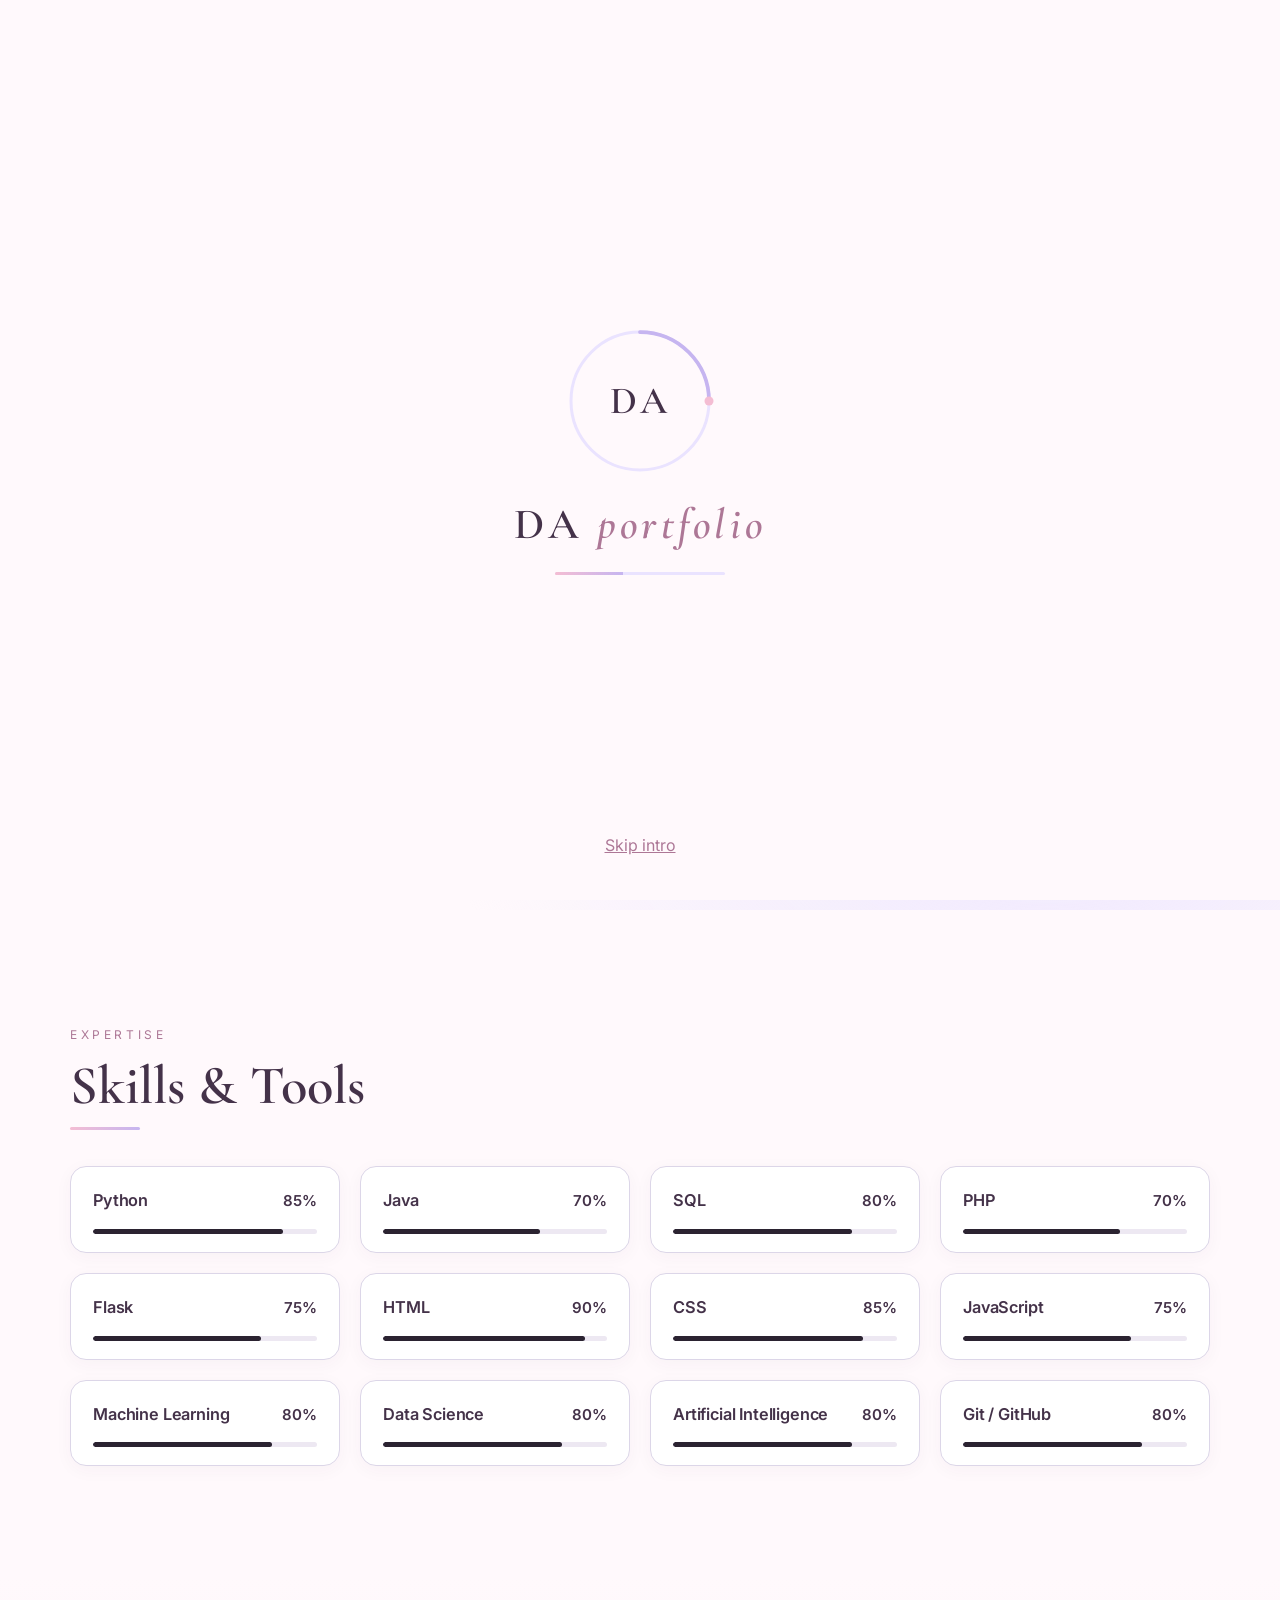
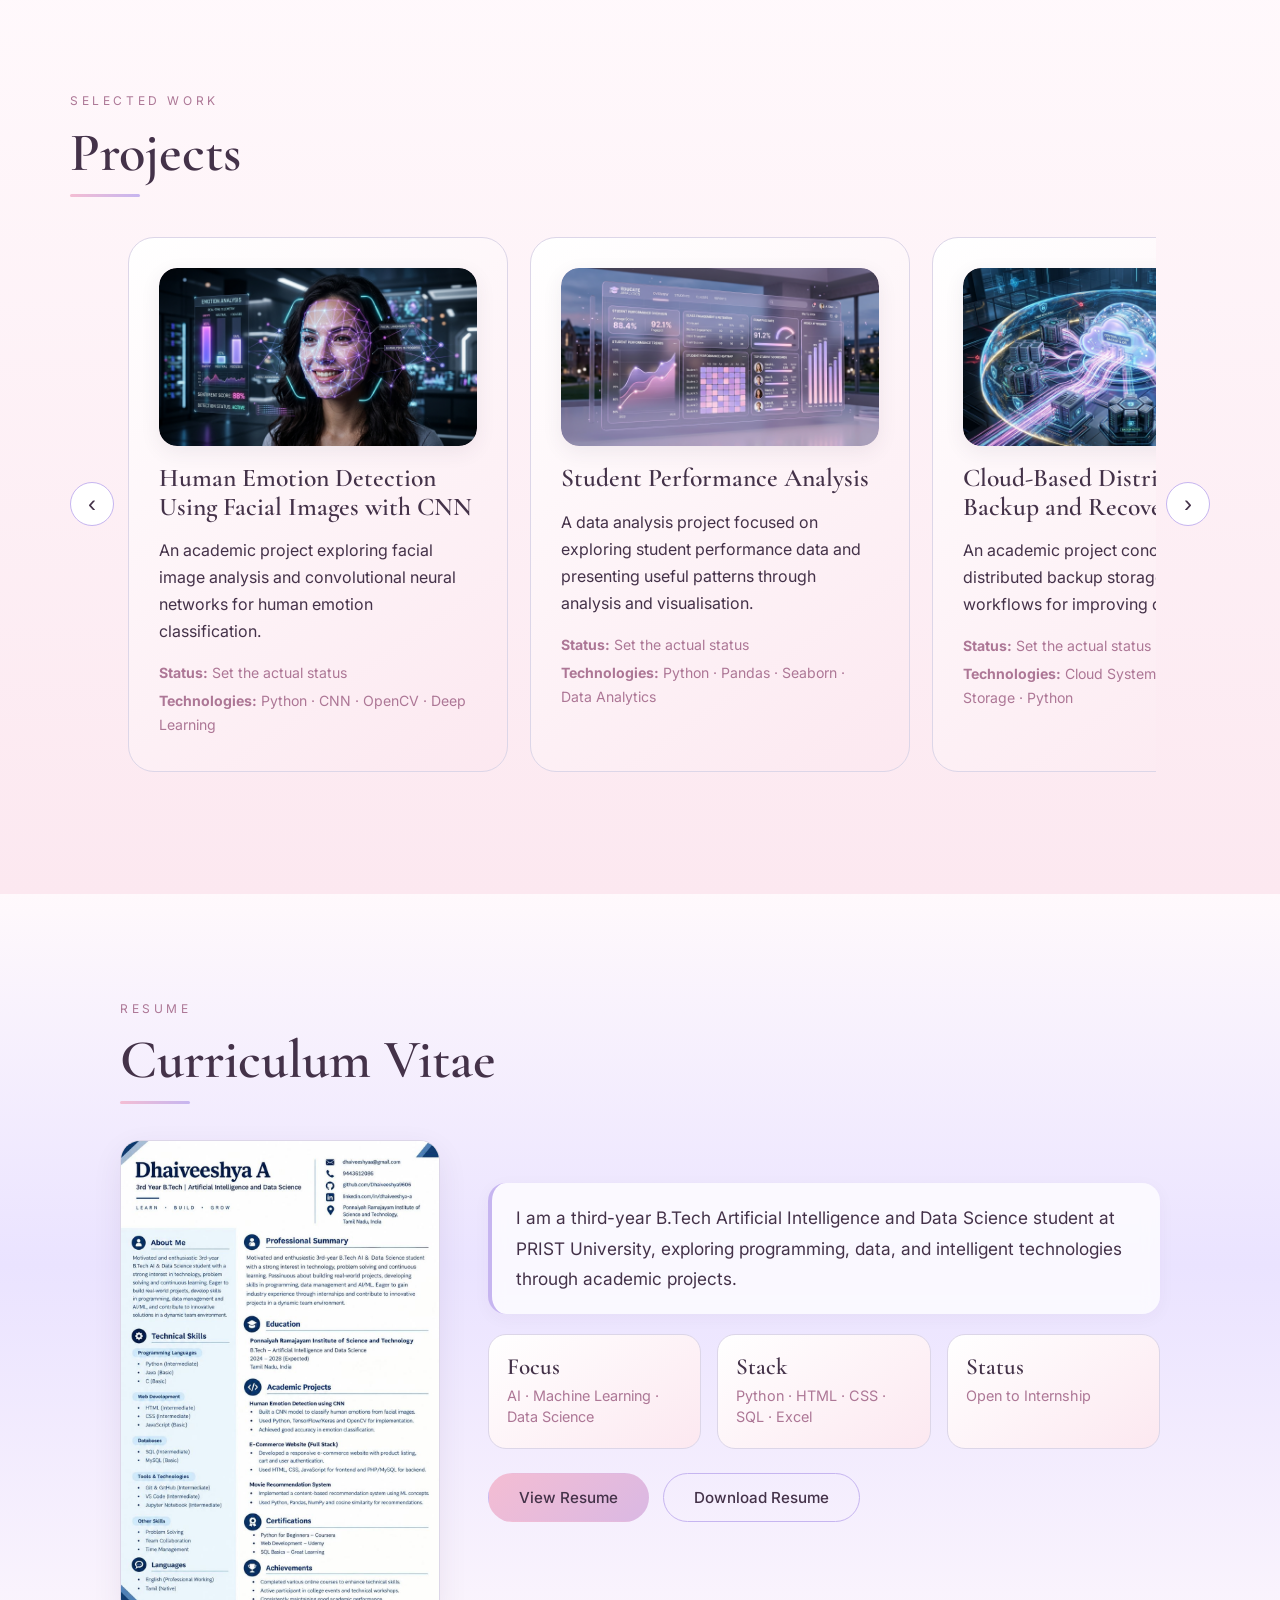
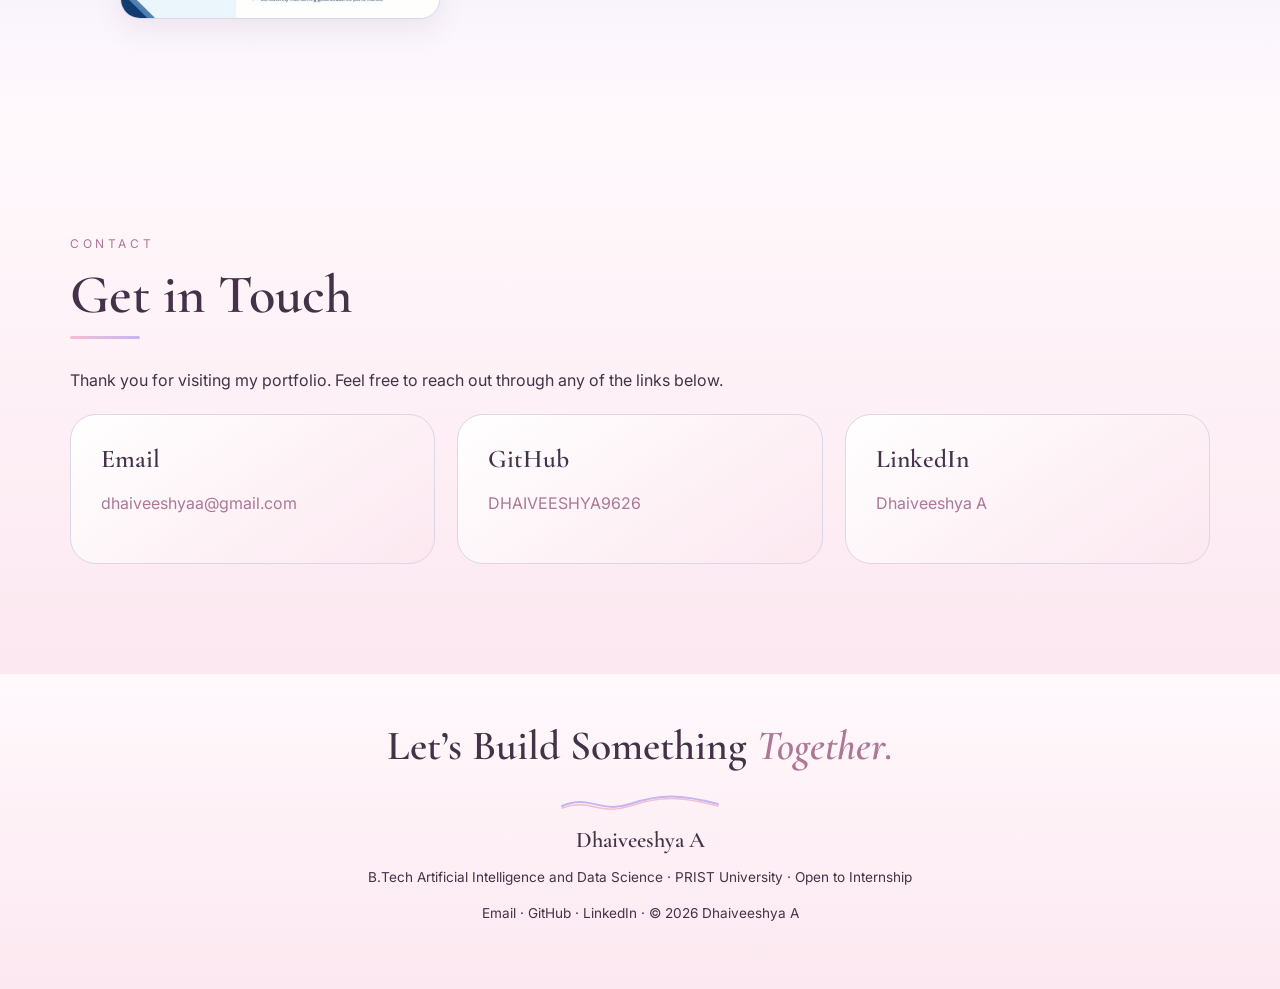
<file: dhaiveeshya/index.html>
<!DOCTYPE html>
<html lang="en">
<head>
<meta charset="utf-8">
<meta name="viewport" content="width=device-width, initial-scale=1, viewport-fit=cover">
<title>Dhaiveeshya A | B.Tech AI &amp; DS Portfolio</title>
<meta name="theme-color" content="#FFF9FC"><meta name="description" content="A dreamy personal corner of the internet: favourite moments, creativity and little joys.">
<link rel="icon" href="data:image/svg+xml,%3Csvg xmlns='http://www.w3.org/2000/svg' viewBox='0 0 100 100'%3E%3Crect width='100' height='100' rx='28' fill='%23C6B5F0'/%3E%3Ctext x='50' y='66' font-size='46' text-anchor='middle' fill='%23fff' font-family='Georgia'%3EDA%3C/text%3E%3C/svg%3E">
<link href="https://fonts.googleapis.com/css2?family=Cormorant+Garamond:wght@500;600&family=Inter:wght@400;500&display=swap" rel="stylesheet">
<link rel="stylesheet" href="style.css">
</head>
<body>
<div id="intro" role="status" aria-label="Loading"><div class="iwrap"><div class="ring"><svg viewBox="0 0 100 100" aria-hidden="true"><circle cx="50" cy="50" r="46" fill="none" stroke="#EAE3FF" stroke-width="2"/><path d="M50 4a46 46 0 0 1 46 46" fill="none" stroke="#C6B5F0" stroke-width="2.5" stroke-linecap="round"/><circle cx="96" cy="50" r="3" fill="#F4BDD3"/></svg><span id="ini">DA</span></div><div class="ibrand" aria-label="DA portfolio"><span style="animation-delay:0.30s">D</span><span style="animation-delay:0.37s">A</span><span style="animation-delay:0.44s">&nbsp;</span><span class="it" style="animation-delay:0.51s">p</span><span class="it" style="animation-delay:0.58s">o</span><span class="it" style="animation-delay:0.65s">r</span><span class="it" style="animation-delay:0.72s">t</span><span class="it" style="animation-delay:0.79s">f</span><span class="it" style="animation-delay:0.86s">o</span><span class="it" style="animation-delay:0.93s">l</span><span class="it" style="animation-delay:1.00s">i</span><span class="it" style="animation-delay:1.07s">o</span></div><div class="bar" aria-hidden="true"><i></i></div></div><button id="skip">Skip intro</button></div>
<div id="prog"></div>
<nav aria-label="Main"><a class="logo" href="#home" id="logo">D<span style="color:var(--rose)">.</span>A</a><button id="burger" aria-label="Menu" aria-expanded="false">Menu</button>
<div class="links" id="links"><a href="#home">Home</a><a href="#skills">Skills</a><a href="#projects">Projects</a><a href="#resume">Resume</a><a href="#contact">Contact</a></div></nav>
<main>
<section id="home" class="hero-section">
  <div class="wrap hero-wrap">
    <div class="hero-grid">
      <!-- LEFT SIDE: Photo & Floating Badges -->
      <div class="hero-visual">
        <div class="hero-photo-container">
          <div class="hero-glow" aria-hidden="true"></div>
          <div class="hero-frame">
            <img class="hero-img" src="images/hero.png" alt="Dhaiveeshya A coding on laptop in hoodie and glasses" width="440" height="520">
          </div>
          <!-- Floating Badges -->
          <div class="hero-badge badge-top-right">
            <span class="badge-dot" aria-hidden="true"></span>
            <span>Open to Internship</span>
          </div>
          <div class="hero-badge badge-top-left">
            <span class="badge-icon" aria-hidden="true">🐍</span>
            <span>Python</span>
          </div>
          <div class="hero-badge badge-bottom-right">
            <span class="badge-icon" aria-hidden="true">📊</span>
            <span>Data Science</span>
          </div>
        </div>
      </div>

      <!-- RIGHT SIDE: Greeting, Name, Typing Subtitle, Bio, CTAs, Socials -->
      <div class="hero-content">
        <div class="hero-greeting">
          <span class="eyebrow">Hello &amp; Welcome</span>
        </div>
        <h1 class="hero-name"><span id="name" contenteditable="true" spellcheck="false" aria-label="Edit name">Dhaiveeshya A</span></h1>
        <div class="sub hero-sub" id="typed" aria-label="B.Tech AI &amp; DS Student"></div>

        <div class="hero-bio">
          <p>Hi, I’m Dhaiveeshya A, a passionate third-year B.Tech student specializing in Artificial Intelligence and Data Science at PRIST University. I am enthusiastic about technology, programming, and exploring innovative solutions to real-world problems.</p>
          <p>I have a strong interest in artificial intelligence, machine learning, data analytics, and web development. I enjoy learning new technologies, improving my programming skills, and applying my knowledge through practical projects and academic activities.</p>
          <p>I believe in continuous learning, creativity, and problem-solving. Through my academic journey, I aim to develop my technical expertise, enhance my communication and teamwork skills, and gain hands-on experience in the field of technology.</p>
          <p>My goal is to become a skilled AI and Data Science professional who can contribute to innovative projects and develop intelligent solutions that make a positive impact on society. I am always eager to explore new opportunities, collaborate with others, and grow both personally and professionally.</p>
        </div>

        <div class="ctas hero-ctas">
          <a class="btn p" href="#projects">View Projects</a>
          <button class="btn" id="hero-rview" type="button">View Resume</button>
          <a class="btn" href="#contact">Contact Me</a>
        </div>

        <div class="hero-socials" aria-label="Social profiles">
          <a class="social-link" href="https://github.com/DHAIVEESHYA9626" target="_blank" rel="noopener noreferrer" aria-label="GitHub Profile">
            <svg viewBox="0 0 24 24" width="18" height="18" fill="currentColor" aria-hidden="true"><path d="M12 0C5.37 0 0 5.37 0 12c0 5.31 3.435 9.795 8.205 11.385.6.105.825-.255.825-.57 0-.285-.015-1.23-.015-2.235-3.015.555-3.795-.735-4.035-1.41-.135-.345-.72-1.41-1.23-1.695-.42-.225-1.02-.78-.015-.795.945-.015 1.62.87 1.845 1.23 1.08 1.815 2.805 1.305 3.495.99.105-.78.42-1.305.765-1.605-2.67-.3-5.46-1.335-5.46-5.925 0-1.305.465-2.385 1.23-3.225-.12-.3-.54-1.53.12-3.18 0 0 1.005-.315 3.3 1.23.96-.27 1.98-.405 3-.405s2.04.135 3 .405c2.295-1.56 3.3-1.23 3.3-1.23.66 1.65.24 2.88.12 3.18.765.84 1.23 1.905 1.23 3.225 0 4.605-2.805 5.625-5.475 5.925.435.375.81 1.095.81 2.22 0 1.605-.015 2.895-.015 3.3 0 .315.225.69.825.57A12.02 12.02 0 0024 12c0-6.63-5.37-12-12-12z"/></svg>
            <span>GitHub</span>
          </a>
          <a class="social-link" href="https://www.linkedin.com/in/dhaiveeshya-a" target="_blank" rel="noopener noreferrer" aria-label="LinkedIn Profile">
            <svg viewBox="0 0 24 24" width="18" height="18" fill="currentColor" aria-hidden="true"><path d="M19 0h-14c-2.761 0-5 2.239-5 5v14c0 2.761 2.239 5 5 5h14c2.762 0 5-2.239 5-5v-14c0-2.761-2.238-5-5-5zm-11 19h-3v-11h3v11zm-1.5-12.268c-.966 0-1.75-.79-1.75-1.764s.784-1.764 1.75-1.764 1.75.79 1.75 1.764-.783 1.764-1.75 1.764zm13.5 12.268h-3v-5.604c0-3.368-4-3.113-4 0v5.604h-3v-11h3v1.765c1.396-2.586 7-2.777 7 2.476v6.759z"/></svg>
            <span>LinkedIn</span>
          </a>
          <a class="social-link" href="mailto:dhaiveeshyaa@gmail.com" aria-label="Email Dhaiveeshya A">
            <svg viewBox="0 0 24 24" width="18" height="18" fill="currentColor" aria-hidden="true"><path d="M20 4H4c-1.1 0-2 .9-2 2v12c0 1.1.9 2 2 2h16c1.1 0 2-.9 2-2V6c0-1.1-.9-2-2-2zm0 4l-8 5-8-5V6l8 5 8-5v2z"/></svg>
            <span>Email</span>
          </a>
        </div>
      </div>
    </div>
  </div>
</section>
<section id="skills">
  <div class="wrap">
    <div class="rv">
      <span class="eyebrow">Expertise</span>
      <h2>Skills &amp; Tools</h2>
    </div>
    <div class="skills-grid rv">
      <!-- 1. Python -->
      <div class="skill-card">
        <div class="skill-header">
          <span class="skill-name" contenteditable="true">Python</span>
          <span class="skill-pct" contenteditable="true">85%</span>
        </div>
        <div class="skill-bar">
          <div class="skill-fill" style="--val: 85%;"></div>
        </div>
      </div>

      <!-- 2. Java -->
      <div class="skill-card">
        <div class="skill-header">
          <span class="skill-name" contenteditable="true">Java</span>
          <span class="skill-pct" contenteditable="true">70%</span>
        </div>
        <div class="skill-bar">
          <div class="skill-fill" style="--val: 70%;"></div>
        </div>
      </div>

      <!-- 3. SQL -->
      <div class="skill-card">
        <div class="skill-header">
          <span class="skill-name" contenteditable="true">SQL</span>
          <span class="skill-pct" contenteditable="true">80%</span>
        </div>
        <div class="skill-bar">
          <div class="skill-fill" style="--val: 80%;"></div>
        </div>
      </div>

      <!-- 4. PHP -->
      <div class="skill-card">
        <div class="skill-header">
          <span class="skill-name" contenteditable="true">PHP</span>
          <span class="skill-pct" contenteditable="true">70%</span>
        </div>
        <div class="skill-bar">
          <div class="skill-fill" style="--val: 70%;"></div>
        </div>
      </div>

      <!-- 5. Flask -->
      <div class="skill-card">
        <div class="skill-header">
          <span class="skill-name" contenteditable="true">Flask</span>
          <span class="skill-pct" contenteditable="true">75%</span>
        </div>
        <div class="skill-bar">
          <div class="skill-fill" style="--val: 75%;"></div>
        </div>
      </div>

      <!-- 6. HTML -->
      <div class="skill-card">
        <div class="skill-header">
          <span class="skill-name" contenteditable="true">HTML</span>
          <span class="skill-pct" contenteditable="true">90%</span>
        </div>
        <div class="skill-bar">
          <div class="skill-fill" style="--val: 90%;"></div>
        </div>
      </div>

      <!-- 7. CSS -->
      <div class="skill-card">
        <div class="skill-header">
          <span class="skill-name" contenteditable="true">CSS</span>
          <span class="skill-pct" contenteditable="true">85%</span>
        </div>
        <div class="skill-bar">
          <div class="skill-fill" style="--val: 85%;"></div>
        </div>
      </div>

      <!-- 8. JavaScript -->
      <div class="skill-card">
        <div class="skill-header">
          <span class="skill-name" contenteditable="true">JavaScript</span>
          <span class="skill-pct" contenteditable="true">75%</span>
        </div>
        <div class="skill-bar">
          <div class="skill-fill" style="--val: 75%;"></div>
        </div>
      </div>

      <!-- 9. Machine Learning -->
      <div class="skill-card">
        <div class="skill-header">
          <span class="skill-name" contenteditable="true">Machine Learning</span>
          <span class="skill-pct" contenteditable="true">80%</span>
        </div>
        <div class="skill-bar">
          <div class="skill-fill" style="--val: 80%;"></div>
        </div>
      </div>

      <!-- 10. Data Science -->
      <div class="skill-card">
        <div class="skill-header">
          <span class="skill-name" contenteditable="true">Data Science</span>
          <span class="skill-pct" contenteditable="true">80%</span>
        </div>
        <div class="skill-bar">
          <div class="skill-fill" style="--val: 80%;"></div>
        </div>
      </div>

      <!-- 11. Artificial Intelligence -->
      <div class="skill-card">
        <div class="skill-header">
          <span class="skill-name" contenteditable="true">Artificial Intelligence</span>
          <span class="skill-pct" contenteditable="true">80%</span>
        </div>
        <div class="skill-bar">
          <div class="skill-fill" style="--val: 80%;"></div>
        </div>
      </div>

      <!-- 12. Git / GitHub -->
      <div class="skill-card">
        <div class="skill-header">
          <span class="skill-name" contenteditable="true">Git / GitHub</span>
          <span class="skill-pct" contenteditable="true">80%</span>
        </div>
        <div class="skill-bar">
          <div class="skill-fill" style="--val: 80%;"></div>
        </div>
      </div>
    </div>
  </div>
</section>

<section id="projects" style="background:linear-gradient(var(--cream),var(--blush))">
  <div class="wrap">
    <div class="rv">
      <span class="eyebrow">Selected work</span>
      <h2>Projects</h2>
    </div>
    <div class="slwrap rv">
      <button class="sbtn" id="prev" aria-label="Previous project">‹</button>
      <div class="slider" id="slider">
        <article class="card">
          <div class="project-thumb-frame">
            <img class="thumb project-thumb" src="images/project-emotion.jpg" alt="Human Emotion Detection Using Facial Images with CNN" loading="lazy">
          </div>
          <h3 contenteditable="true">Human Emotion Detection Using Facial Images with CNN</h3>
          <p contenteditable="true">An academic project exploring facial image analysis and convolutional neural networks for human emotion classification.</p>
          <p class="meta"><b>Status:</b> <span contenteditable="true">Set the actual status</span></p>
          <p class="meta"><b>Technologies:</b> <span contenteditable="true">Python · CNN · OpenCV · Deep Learning</span></p>
        </article>

        <article class="card">
          <div class="project-thumb-frame">
            <img class="thumb project-thumb" src="images/project-student.jpg" alt="Student Performance Analysis" loading="lazy">
          </div>
          <h3 contenteditable="true">Student Performance Analysis</h3>
          <p contenteditable="true">A data analysis project focused on exploring student performance data and presenting useful patterns through analysis and visualisation.</p>
          <p class="meta"><b>Status:</b> <span contenteditable="true">Set the actual status</span></p>
          <p class="meta"><b>Technologies:</b> <span contenteditable="true">Python · Pandas · Seaborn · Data Analytics</span></p>
        </article>

        <article class="card">
          <div class="project-thumb-frame">
            <img class="thumb project-thumb" src="images/project-cloud.jpg" alt="Cloud-Based Distributed Backup and Recovery System" loading="lazy">
          </div>
          <h3 contenteditable="true">Cloud-Based Distributed Backup and Recovery System</h3>
          <p contenteditable="true">An academic project concept focused on distributed backup storage and recovery workflows for improving data availability.</p>
          <p class="meta"><b>Status:</b> <span contenteditable="true">Set the actual status</span></p>
          <p class="meta"><b>Technologies:</b> <span contenteditable="true">Cloud Systems · Distributed Storage · Python</span></p>
        </article>
      </div>
      <button class="sbtn" id="next" aria-label="Next project">›</button>
    </div>
    <div id="demo" class="card demo" hidden>
      <h3>Live Demo · Emotion Detection</h3>
      <p>Choose or take a photo of a face and an AI model describes the most likely emotion in real time. This demonstrates the idea behind the project; it is not the trained CNN itself.</p>
      <label class="btn" id="dpick" tabindex="0">Choose or take photo<input id="dfile" type="file" accept="image/*" hidden></label>
      <img id="dprev" alt="Selected photo preview" hidden>
      <button class="btn p" id="dgo" type="button" disabled>Analyse emotion</button>
      <p id="dout" role="status" aria-live="polite"></p>
    </div>
  </div>
</section>
<section id="resume" class="resume-section">
  <div class="wrap rv resume-wrap">
    <span class="eyebrow">Resume</span>
    <h2>Curriculum Vitae</h2>
    <div class="resume-layout">
      <!-- LEFT: Resume Document Preview -->
      <div class="resume-preview-col">
        <button class="rimg" id="rbtn" aria-label="View resume full size">
          <img src="assets/resume.jpg" alt="One-page resume of Dhaiveeshya A" loading="lazy">
          <span class="rimg-overlay" aria-hidden="true">
            <svg viewBox="0 0 24 24" width="22" height="22" fill="none" stroke="currentColor" stroke-width="2"><circle cx="11" cy="11" r="8"></circle><line x1="21" y1="21" x2="16.65" y2="16.65"></line><line x1="11" y1="8" x2="11" y2="14"></line><line x1="8" y1="11" x2="14" y2="11"></line></svg>
            <span>Click to Preview</span>
          </span>
        </button>
      </div>

      <!-- RIGHT: Story Quote / Paragraph, Focus/Stack/Status Cards, Actions -->
      <div class="resume-content-col">
        <p class="resume-quote" contenteditable="true">
          I am a third-year B.Tech Artificial Intelligence and Data Science student at PRIST University, exploring programming, data, and intelligent technologies through academic projects.
        </p>

        <div class="resume-cards-grid">
          <div class="card resume-card">
            <h3>Focus</h3>
            <p contenteditable="true">AI · Machine Learning · Data Science</p>
          </div>
          <div class="card resume-card">
            <h3>Stack</h3>
            <p contenteditable="true">Python · HTML · CSS · SQL · Excel</p>
          </div>
          <div class="card resume-card">
            <h3>Status</h3>
            <p contenteditable="true">Open to Internship</p>
          </div>
        </div>

        <div class="resume-actions">
          <button class="btn p" id="rview" type="button">View Resume</button>
          <button class="btn" id="rdl" type="button">Download Resume</button>
        </div>
        <p id="rmsg" role="status" style="font-size:.85rem;color:var(--rose);min-height:1.2em;margin-top:4px;"></p>
      </div>
    </div>
  </div>
</section>
<section id="contact" style="background:linear-gradient(var(--cream),var(--blush))"><div class="wrap rv"><span class="eyebrow">Contact</span><h2>Get in Touch</h2>
<p>Thank you for visiting my portfolio. Feel free to reach out through any of the links below.</p>
<div class="grid" style="margin-top:20px"><div class="card"><h3>Email</h3><p><a href="mailto:dhaiveeshyaa@gmail.com" style="color:var(--rose)">dhaiveeshyaa@gmail.com</a></p></div><div class="card"><h3>GitHub</h3><p><a href="https://github.com/DHAIVEESHYA9626" target="_blank" rel="noopener" style="color:var(--rose)">DHAIVEESHYA9626</a></p></div><div class="card"><h3>LinkedIn</h3><p><a href="https://www.linkedin.com/in/dhaiveeshya-a" target="_blank" rel="noopener" style="color:var(--rose)">Dhaiveeshya A</a></p></div></div></div></section>
</main>
<footer><p class="serif" style="font-size:clamp(1.6rem,4vw,2.6rem);margin:0 0 24px">Let’s Build Something <em>Together.</em></p><svg viewBox="0 0 160 20" aria-hidden="true"><path d="M2 12C30 0 40 20 70 10S120 0 158 10" fill="none" stroke="#C6B5F0" stroke-width="2" stroke-linecap="round"/><path d="M2 14C30 4 40 22 70 12S120 2 158 12" fill="none" stroke="#F4BDD3" stroke-width="1.5" stroke-linecap="round"/></svg>
<p class="serif" style="font-size:1.4rem">Dhaiveeshya A</p><p>B.Tech Artificial Intelligence and Data Science · PRIST University · Open to Internship</p><p><a href="mailto:dhaiveeshyaa@gmail.com">Email</a> · <a href="https://github.com/DHAIVEESHYA9626" target="_blank" rel="noopener">GitHub</a> · <a href="https://www.linkedin.com/in/dhaiveeshya-a" target="_blank" rel="noopener">LinkedIn</a> · © <span id="yr"></span> <span id="fname">Dhaiveeshya A</span></p></footer>
<div id="rm" role="dialog" aria-modal="true" aria-label="Resume"><button id="rx" aria-label="Close resume">✕</button><img alt="Resume of Dhaiveeshya A"></div>
<canvas id="rib" aria-hidden="true"></canvas>

<script src="script.js"></script>
</body>
</html>
</file>
<file: dhaiveeshya/style.css>
:root{--pink:#F4BDD3;--blush:#FCE8F0;--lav:#C6B5F0;--lav2:#EAE3FF;--cream:#FFF9FC;--plum:#443249;--rose:#AD7796;--silver:#DCD6E8;box-sizing:border-box;padding-top:env(safe-area-inset-top,0px);padding-bottom:env(safe-area-inset-bottom,0px)}
html{scroll-behavior:smooth;scroll-padding-top:80px;height:100%}
*,*::before,*::after{box-sizing:inherit}
body{margin:0;background:var(--cream);color:var(--plum);font:400 16px/1.7 Inter,system-ui,sans-serif;overflow-x:hidden}
h1,h2,h3,.serif{font-family:'Cormorant Garamond',Georgia,serif;font-weight:600;line-height:1.1;margin:0}
a{color:inherit;text-decoration:none}
:focus-visible{outline:2px solid var(--lav);outline-offset:3px;border-radius:6px}
body::before{content:"";position:fixed;inset:0 0 auto;height:env(safe-area-inset-top,0px);background:rgba(255,249,252,.8);z-index:60}
#prog{position:fixed;top:env(safe-area-inset-top,0px);left:0;height:3px;width:0;background:linear-gradient(90deg,var(--pink),var(--lav));z-index:70}
nav{position:fixed;top:env(safe-area-inset-top,0px);left:0;right:0;z-index:50;display:flex;justify-content:space-between;align-items:center;padding:14px 5vw;background:rgba(255,249,252,.72);backdrop-filter:blur(14px);border-bottom:1px solid var(--silver)}
.logo{font-family:'Cormorant Garamond',serif;font-size:1.85rem;font-weight:600;letter-spacing:.06em;transition:transform .3s ease;display:inline-block}.logo:hover{transform:scale(1.08)}
.links{display:flex;gap:10px;font-size:1.06rem;align-items:center}
.links a{position:relative;padding:8px 18px;border-radius:999px;font-weight:500;color:var(--plum);transition:all .3s cubic-bezier(0.16,1,0.3,1);display:inline-flex;align-items:center;justify-content:center}
.links a::after{content:"";position:absolute;bottom:5px;left:50%;width:0;height:3px;border-radius:999px;background:linear-gradient(90deg,var(--pink),var(--lav));transform:translateX(-50%);transition:width .35s cubic-bezier(0.16,1,0.3,1);pointer-events:none}
.links a:hover{color:var(--rose);background:rgba(244,189,211,.24);transform:translateY(-2px) scale(1.05);box-shadow:0 8px 20px rgba(198,181,240,.35)}
.links a:hover::after{width:60%}
.links a.act{color:var(--plum);font-weight:600;background:linear-gradient(135deg,rgba(244,189,211,.38),rgba(198,181,240,.48));box-shadow:0 6px 18px rgba(198,181,240,.42);transform:translateY(-1px);animation:navPulse 3.5s ease-in-out infinite}
.links a.act::after{width:70%;box-shadow:0 2px 8px rgba(198,181,240,.6)}
@keyframes navPulse{0%,100%{box-shadow:0 4px 16px rgba(198,181,240,.35)}50%{box-shadow:0 8px 24px rgba(244,189,211,.58)}}
#burger{display:none;background:none;border:1px solid var(--silver);border-radius:10px;padding:8px 12px;color:var(--plum);font-size:1rem}
section{padding:110px 5vw;position:relative}
.wrap{max-width:1140px;margin:auto}
.eyebrow{font-size:.75rem;letter-spacing:.3em;color:var(--rose);text-transform:uppercase}
h2{font-size:clamp(2.2rem,5vw,3.4rem);margin:10px 0 28px}
.btn{display:inline-block;padding:14px 30px;border-radius:99px;border:1px solid var(--lav);font:500 .95rem Inter,sans-serif;cursor:pointer;transition:all .35s;color:var(--plum);background:transparent}
.btn.p{background:linear-gradient(135deg,var(--pink),var(--lav));border-color:transparent}
.btn:hover{box-shadow:0 0 0 6px rgba(198,181,240,.28),0 10px 30px rgba(198,181,240,.5);transform:translateY(-2px)}
/* HERO SECTION: Two-Column Layout */
#home.hero-section {
  min-height: 100vh;
  display: flex;
  align-items: center;
  padding: 130px 5vw 80px;
  background: radial-gradient(circle at 18% 28%, var(--blush), transparent 48%),
              radial-gradient(circle at 82% 70%, var(--lav2), transparent 52%),
              var(--cream);
  position: relative;
  overflow: hidden;
}

.hero-wrap {
  width: 100%;
  max-width: 1180px;
  margin: 0 auto;
}

.hero-grid {
  display: grid;
  grid-template-columns: minmax(320px, 440px) 1fr;
  gap: clamp(36px, 5vw, 64px);
  align-items: center;
}

/* LEFT SIDE: Photo, Glow, Floating Badges */
.hero-visual {
  position: relative;
  width: 100%;
  max-width: 440px;
  margin: 0 auto;
  opacity: 0;
  transform: translateY(24px) scale(0.98);
  transition: opacity 1.1s cubic-bezier(0.16, 1, 0.3, 1), transform 1.1s cubic-bezier(0.16, 1, 0.3, 1);
}

body.ready .hero-visual {
  opacity: 1;
  transform: none;
}

.hero-photo-container {
  position: relative;
  animation: heroFloat 7s ease-in-out infinite;
}

.hero-glow {
  position: absolute;
  inset: -14px;
  border-radius: 34px;
  background: conic-gradient(from 180deg at 50% 50%, var(--pink), var(--lav), var(--blush), var(--lav2), var(--pink));
  filter: blur(28px);
  opacity: 0.65;
  transition: opacity 0.5s ease, filter 0.5s ease;
  z-index: 0;
}

.hero-photo-container:hover .hero-glow {
  opacity: 0.9;
  filter: blur(34px);
}

.hero-frame {
  position: relative;
  z-index: 1;
  border-radius: 24px;
  padding: 4px;
  background: linear-gradient(135deg, var(--pink), var(--lav));
  box-shadow: 0 20px 48px rgba(68, 50, 73, 0.12), 0 4px 16px rgba(198, 181, 240, 0.4);
  overflow: hidden;
  transition: transform 0.4s ease, box-shadow 0.4s ease;
}

.hero-photo-container:hover .hero-frame {
  transform: translateY(-4px);
  box-shadow: 0 26px 56px rgba(173, 119, 150, 0.24), 0 8px 24px rgba(198, 181, 240, 0.5);
}

.hero-img {
  display: block;
  width: 100%;
  max-height: 520px;
  aspect-ratio: 4 / 5;
  object-fit: cover;
  border-radius: 20px;
  background: var(--blush);
  transition: transform 0.7s cubic-bezier(0.16, 1, 0.3, 1);
}

.hero-photo-container:hover .hero-img {
  transform: scale(1.03);
}

/* Floating Badges */
.hero-badge {
  position: absolute;
  z-index: 3;
  display: inline-flex;
  align-items: center;
  gap: 8px;
  padding: 8px 16px;
  border-radius: 999px;
  background: rgba(255, 249, 252, 0.94);
  backdrop-filter: blur(12px);
  -webkit-backdrop-filter: blur(12px);
  border: 1px solid rgba(198, 181, 240, 0.75);
  box-shadow: 0 10px 24px rgba(68, 50, 73, 0.09), 0 2px 8px rgba(198, 181, 240, 0.35);
  color: var(--plum);
  font-size: 0.86rem;
  font-weight: 500;
  white-space: nowrap;
  pointer-events: auto;
  cursor: default;
  transition: transform 0.3s cubic-bezier(0.16, 1, 0.3, 1), box-shadow 0.3s ease;
}

.hero-badge:hover {
  transform: scale(1.07) translateY(-3px) !important;
  box-shadow: 0 14px 30px rgba(173, 119, 150, 0.25);
  background: #fff;
  border-color: var(--pink);
}

.badge-top-left {
  top: 28px;
  left: -20px;
  animation: badgeFloat1 6.2s ease-in-out infinite;
}

.badge-bottom-right {
  bottom: 34px;
  right: -20px;
  animation: badgeFloat2 6.8s ease-in-out infinite 0.8s;
}

.badge-top-right {
  top: -14px;
  right: 18px;
  animation: badgeFloat3 7.4s ease-in-out infinite 0.4s;
}

.badge-dot {
  width: 9px;
  height: 9px;
  border-radius: 50%;
  background: #22c55e;
  box-shadow: 0 0 0 3px rgba(34, 197, 94, 0.25);
  animation: badgePulse 2s infinite;
}

.badge-icon {
  font-size: 1.05rem;
  line-height: 1;
}

@keyframes heroFloat {
  0%, 100% { transform: translateY(0); }
  50% { transform: translateY(-12px); }
}

@keyframes badgeFloat1 {
  0%, 100% { transform: translateY(0); }
  50% { transform: translateY(-8px); }
}

@keyframes badgeFloat2 {
  0%, 100% { transform: translateY(0); }
  50% { transform: translateY(-10px); }
}

@keyframes badgeFloat3 {
  0%, 100% { transform: translateY(0); }
  50% { transform: translateY(-7px); }
}

@keyframes badgePulse {
  0%, 100% { opacity: 1; transform: scale(1); }
  50% { opacity: 0.6; transform: scale(0.9); }
}

/* RIGHT SIDE: Content, Typography, Bio, CTAs, Socials */
.hero-content {
  display: flex;
  flex-direction: column;
}

.hero-content > * {
  opacity: 0;
  transform: translateY(20px);
  transition: opacity 0.8s cubic-bezier(0.16, 1, 0.3, 1), transform 0.8s cubic-bezier(0.16, 1, 0.3, 1);
}

body.ready .hero-content > * {
  opacity: 1;
  transform: none;
}

body.ready .hero-greeting { transition-delay: 0.15s; }
body.ready .hero-name { transition-delay: 0.25s; }
body.ready .hero-sub { transition-delay: 0.35s; }
body.ready .hero-bio { transition-delay: 0.45s; }
body.ready .hero-ctas { transition-delay: 0.55s; }
body.ready .hero-socials { transition-delay: 0.65s; }

.hero-greeting {
  margin-bottom: 6px;
}

.hero-name {
  font-size: clamp(2.6rem, 5vw, 4.4rem);
  line-height: 1.1;
  margin: 4px 0 10px;
  color: var(--plum);
  letter-spacing: -0.01em;
}

.hero-name #name {
  border-bottom: 1px dashed var(--lav);
  outline: none;
  white-space: nowrap;
}

.hero-sub {
  font-family: 'Cormorant Garamond', Georgia, serif;
  font-size: clamp(1.4rem, 2.8vw, 1.85rem);
  color: var(--rose);
  font-style: italic;
  min-height: 2.2rem;
  margin-bottom: 18px;
}

.hero-bio {
  display: flex;
  flex-direction: column;
  gap: 12px;
  color: var(--plum);
  font-size: 0.98rem;
  line-height: 1.72;
  margin-bottom: 26px;
}

.hero-bio p {
  margin: 0;
  max-width: none;
}

.hero-ctas {
  display: flex;
  gap: 12px;
  flex-wrap: wrap;
  align-items: center;
  margin-top: 0;
  margin-bottom: 26px;
}

.hero-socials {
  display: flex;
  align-items: center;
  gap: 12px;
  flex-wrap: wrap;
}

.social-link {
  display: inline-flex;
  align-items: center;
  gap: 8px;
  padding: 8px 18px;
  border-radius: 999px;
  border: 1px solid var(--silver);
  background: rgba(255, 255, 255, 0.75);
  backdrop-filter: blur(8px);
  -webkit-backdrop-filter: blur(8px);
  color: var(--plum);
  font-size: 0.88rem;
  font-weight: 500;
  transition: all 0.3s ease;
}

.social-link svg {
  flex-shrink: 0;
  transition: transform 0.3s ease;
}

.social-link:hover {
  border-color: var(--lav);
  color: var(--rose);
  background: linear-gradient(135deg, rgba(244, 189, 211, 0.3), rgba(198, 181, 240, 0.35));
  transform: translateY(-2px);
  box-shadow: 0 8px 18px rgba(198, 181, 240, 0.35);
}

.social-link:hover svg {
  transform: scale(1.1);
}

/* RESPONSIVE DESIGN FOR HERO */
@media (max-width: 960px) {
  #home.hero-section {
    padding: 110px 5vw 70px;
  }
  .hero-grid {
    grid-template-columns: 1fr;
    gap: 36px;
    text-align: center;
  }
  .hero-visual {
    max-width: 340px;
    margin: 0 auto;
  }
  .hero-img {
    max-height: 420px;
  }
  .badge-top-left {
    left: -10px;
    top: 16px;
  }
  .badge-bottom-right {
    right: -10px;
    bottom: 24px;
  }
  .badge-top-right {
    right: 6px;
    top: -12px;
  }
  .hero-content {
    align-items: center;
  }
  .hero-bio {
    text-align: left;
  }
  .hero-ctas {
    justify-content: center;
  }
  .hero-socials {
    justify-content: center;
  }
}

@media (max-width: 480px) {
  #home.hero-section {
    padding: 95px 4vw 60px;
  }
  .hero-visual {
    max-width: 290px;
  }
  .hero-img {
    max-height: 360px;
  }
  .hero-badge {
    padding: 6px 12px;
    font-size: 0.78rem;
    gap: 6px;
  }
  .badge-top-left {
    left: -6px;
    top: 12px;
  }
  .badge-bottom-right {
    right: -6px;
    bottom: 18px;
  }
  .badge-top-right {
    right: 0px;
    top: -10px;
  }
  .hero-bio {
    font-size: 0.93rem;
    line-height: 1.68;
    gap: 10px;
  }
  .hero-ctas .btn {
    width: 100%;
    text-align: center;
    padding: 12px 20px;
  }
  .hero-socials {
    gap: 8px;
  }
  .social-link {
    padding: 7px 14px;
    font-size: 0.82rem;
  }
}
.stage{position:relative;display:grid;place-items:center}
.halo{position:absolute;width:105%;aspect-ratio:1;border-radius:50%;background:conic-gradient(from 0deg,var(--pink),var(--lav),var(--blush),var(--pink));filter:blur(46px);opacity:.65;animation:spin 14s linear infinite}
.portrait{position:relative;width:min(100%,420px);aspect-ratio:4/5;border-radius:48% 52% 46% 54%/40% 42% 58% 60%;overflow:hidden;border:6px solid rgba(255,255,255,.8);background:linear-gradient(160deg,var(--blush),var(--lav2));display:grid;place-items:center;text-align:center;cursor:pointer;color:var(--rose);transition:transform .2s}
.portrait img{position:absolute;inset:0;width:100%;height:100%;object-fit:cover}
.portrait:hover~.halo,.stage:hover .halo{opacity:.9}
.shape{position:absolute;border-radius:50%;background:linear-gradient(135deg,var(--pink),var(--lav));opacity:.25;animation:float 9s ease-in-out infinite;pointer-events:none}
@keyframes spin{to{transform:rotate(360deg)}}@keyframes float{50%{transform:translateY(-22px)}}
.grid{display:grid;grid-template-columns:repeat(auto-fit,minmax(240px,1fr));gap:22px}
.card{padding:30px;border-radius:26px;border:1px solid var(--silver);background:linear-gradient(145deg,#fff,var(--blush));transition:all .4s}
.card:hover{transform:translateY(-6px);background:linear-gradient(145deg,var(--lav2),var(--blush));box-shadow:0 18px 40px rgba(198,181,240,.35)}
.card h3{font-size:1.6rem}[contenteditable]:hover{background:rgba(198,181,240,.12)}
.about{display:block;max-width:760px}
.ph{position:relative;border-radius:28px;overflow:hidden;background:linear-gradient(160deg,var(--lav2),var(--blush));border:1px solid var(--silver);display:grid;place-items:center;color:var(--rose);font-size:.85rem;text-align:center;cursor:pointer;min-height:180px}
.ph img{width:100%;height:100%;object-fit:cover;position:absolute;inset:0;transition:transform .6s}
.ph:hover img{transform:scale(1.07)}
.gal{display:grid;grid-template-columns:repeat(auto-fill,minmax(210px,1fr));gap:16px}
.gal .ph{aspect-ratio:1}.gal .ph:nth-child(3n+1){aspect-ratio:4/5}
.mem{display:grid;grid-template-columns:repeat(12,1fr);gap:20px}
.mem figure{margin:0;grid-column:span 4}.mem figure:nth-child(1){grid-column:span 6}.mem figure:nth-child(2){grid-column:span 6;margin-top:50px}
.mem .ph{aspect-ratio:4/3}.mem figcaption{padding:10px 4px;font-size:.9rem}.mem small{color:var(--rose);display:block}
form{display:grid;gap:14px;max-width:520px}
input,textarea{font:inherit;padding:14px 18px;border-radius:16px;border:1px solid var(--silver);background:#fff;color:var(--plum)}
#fb{min-height:1.4em;font-size:.9rem;color:var(--rose)}
footer{padding:50px 5vw;text-align:center;background:linear-gradient(var(--cream),var(--blush));font-size:.85rem}
footer svg{width:160px;display:block;margin:0 auto 14px}
.meta{font-size:.88rem;color:var(--rose);margin:4px 0}.tl{border-left:3px solid var(--lav);padding-left:24px;max-width:720px}.tl .card::before{content:"🎓";position:absolute;margin:-12px 0 0 -48px}.tl .card{position:relative}.slwrap{display:flex;align-items:center;gap:10px}.slider{display:flex;gap:22px;overflow-x:auto;scroll-snap-type:x mandatory;scroll-behavior:smooth;flex:1;padding:12px 4px;scrollbar-width:none}.slider::-webkit-scrollbar{display:none}.slider .card{flex:0 0 min(380px,80%);scroll-snap-align:center}.thumb{width:100%;display:block;border-radius:16px;margin-bottom:16px}.sbtn{flex:none;width:44px;height:44px;border-radius:50%;border:1px solid var(--lav);background:#fff;color:var(--plum);font-size:1.5rem;line-height:1;cursor:pointer;transition:all .3s}.sbtn:hover{box-shadow:0 0 0 5px rgba(198,181,240,.3)}@media(max-width:600px){.sbtn{display:none}}h2::after{content:"";display:block;height:3px;width:0;background:linear-gradient(90deg,var(--pink),var(--lav));border-radius:3px;margin-top:10px;transition:width 1s .3s}.rv.in h2::after{width:70px}
.rv.in .card{animation:pop .7s backwards}.rv.in .card:nth-child(2){animation-delay:.1s}.rv.in .card:nth-child(3){animation-delay:.2s}.rv.in .card:nth-child(4){animation-delay:.3s}.rv.in .card:nth-child(5){animation-delay:.4s}.rv.in .card:nth-child(6){animation-delay:.5s}.rv.in .card:nth-child(7){animation-delay:.6s}
@keyframes pop{from{opacity:0;transform:translateY(22px) scale(.97)}}@keyframes wig{25%{transform:rotate(-14deg)}75%{transform:rotate(14deg)}}
.btn.p{background-size:200% 100%}.btn.p:hover{background-position:100% 0}

/* ========================================== */
/* SKILLS & TOOLS: PROGRESS CARD GRID (IMAGE 3)*/
/* ========================================== */
.skills-grid {
  display: grid;
  grid-template-columns: repeat(4, 1fr);
  gap: 20px;
  margin-top: 36px;
}

.skill-card {
  background: #ffffff;
  border: 1px solid var(--silver);
  border-radius: 16px;
  padding: 20px 22px 18px;
  box-shadow: 0 4px 18px rgba(68, 50, 73, 0.04);
  transition: transform 0.3s cubic-bezier(0.16, 1, 0.3, 1), box-shadow 0.3s ease, border-color 0.3s ease;
  display: flex;
  flex-direction: column;
  justify-content: center;
}

.skill-card:hover {
  transform: translateY(-4px);
  border-color: var(--lav);
  box-shadow: 0 12px 28px rgba(198, 181, 240, 0.35);
}

.skill-header {
  display: flex;
  justify-content: space-between;
  align-items: baseline;
  gap: 12px;
}

.skill-name {
  font-family: Inter, system-ui, sans-serif;
  font-size: 1.02rem;
  font-weight: 600;
  color: var(--plum);
  letter-spacing: -0.01em;
}

.skill-pct {
  font-family: Inter, system-ui, sans-serif;
  font-size: 0.94rem;
  font-weight: 600;
  color: var(--plum);
}

.skill-bar {
  width: 100%;
  height: 5px;
  background: #ede8f2;
  border-radius: 999px;
  margin-top: 14px;
  overflow: hidden;
  position: relative;
}

.skills-grid.rv .skill-fill {
  height: 100%;
  width: 0%;
  background: #2b2331;
  border-radius: 999px;
  transition: width 1.2s cubic-bezier(0.16, 1, 0.3, 1);
}

.skills-grid.rv.in .skill-fill {
  width: var(--val, 0%);
}

.skill-card:hover .skill-fill {
  background: linear-gradient(90deg, var(--rose), var(--plum));
}

@media (max-width: 1080px) {
  .skills-grid {
    grid-template-columns: repeat(3, 1fr);
    gap: 16px;
  }
}

@media (max-width: 768px) {
  .skills-grid {
    grid-template-columns: repeat(2, 1fr);
    gap: 14px;
  }
}

@media (max-width: 480px) {
  .skills-grid {
    grid-template-columns: 1fr;
    gap: 12px;
  }
  .skill-card {
    padding: 16px 18px;
  }
}

/* ========================================== */
/* PROJECT CARDS & THUMBNAILS                 */
/* ========================================== */
.project-thumb-frame {
  position: relative;
  width: 100%;
  aspect-ratio: 16 / 9;
  border-radius: 18px;
  overflow: hidden;
  margin-bottom: 18px;
  background: var(--blush);
  box-shadow: 0 6px 20px rgba(68, 50, 73, 0.08);
}

.project-thumb {
  width: 100%;
  height: 100%;
  object-fit: cover;
  display: block;
  margin-bottom: 0 !important;
  border-radius: 18px;
  transition: transform 0.6s cubic-bezier(0.16, 1, 0.3, 1);
}

.slider .card:hover .project-thumb {
  transform: scale(1.05);
}
#home::before,#home::after{content:"";position:absolute;border-radius:50%;background:linear-gradient(135deg,var(--pink),var(--lav));opacity:.22;animation:float 9s ease-in-out infinite;pointer-events:none}#home::before{width:70px;height:70px;top:22%;left:7%}#home::after{width:44px;height:44px;bottom:18%;right:9%;animation-delay:2s}
@media(max-width:860px){#home::before,#home::after{display:none}}
h2 em,.serif em{color:var(--rose)}.scrollcue{display:block;margin-top:36px;font-size:.7rem;letter-spacing:.3em;text-transform:uppercase;color:var(--rose)}.scrollcue i{display:block;width:1px;height:40px;background:var(--lav);margin:10px auto 0;animation:drop 1.8s infinite}@keyframes drop{0%{transform:scaleY(0);transform-origin:top}50%{transform:scaleY(1);transform-origin:top}51%{transform-origin:bottom}100%{transform:scaleY(0);transform-origin:bottom}}.iwrap{display:flex;flex-direction:column;align-items:center;gap:22px}.ibrand{font:600 clamp(1.8rem,6vw,2.7rem) 'Cormorant Garamond',serif;letter-spacing:.1em;white-space:nowrap}.ibrand span{display:inline-block;opacity:0;transform:translateY(16px);animation:lt .6s forwards}.ibrand .it{color:var(--rose);font-style:italic}@keyframes lt{to{opacity:1;transform:none}}
.bar{width:170px;height:3px;background:var(--lav2);border-radius:3px;overflow:hidden}.bar i{display:block;width:40%;height:100%;background:linear-gradient(90deg,var(--pink),var(--lav));animation:sweep 1.2s ease-in-out infinite}@keyframes sweep{from{transform:translateX(-100%)}to{transform:translateX(260%)}}
.bio{max-width:780px;margin:22px auto 0;text-align:left;padding:28px 32px;border-radius:28px;background:rgba(255,255,255,.55);border:1px solid var(--silver);backdrop-filter:blur(8px)}.hero .bio p{max-width:none;margin:0 0 14px}.hero .bio p:last-child{margin:0}.ready .bio p{animation:pop .8s backwards}.ready .bio p:nth-child(1){animation-delay:.5s}.ready .bio p:nth-child(2){animation-delay:.8s}.ready .bio p:nth-child(3){animation-delay:1.1s}.ready .bio p:nth-child(4){animation-delay:1.4s}
#name{background:linear-gradient(90deg,var(--plum),var(--rose),var(--lav),var(--plum));background-size:200% 100%;-webkit-background-clip:text;background-clip:text;-webkit-text-fill-color:transparent;animation:shine 6s linear infinite}@keyframes shine{to{background-position:200% 0}}
/* ========================================== */
/* RESUME SECTION: SIDE-BY-SIDE LAYOUT        */
/* ========================================== */
.resume-section {
  padding: 100px 5vw;
  background: linear-gradient(var(--cream), var(--lav2) 45%, var(--cream));
  position: relative;
}

.resume-wrap {
  max-width: 1040px;
  margin: 0 auto;
}

.resume-layout {
  display: grid;
  grid-template-columns: minmax(260px, 320px) 1fr;
  gap: clamp(28px, 4vw, 48px);
  align-items: center;
  margin-top: 36px;
}

.resume-preview-col {
  width: 100%;
}

.rimg {
  position: relative;
  display: block;
  width: 100%;
  padding: 0;
  border: 1px solid var(--silver);
  border-radius: 20px;
  overflow: hidden;
  background: #fff;
  cursor: pointer;
  transition: transform 0.4s cubic-bezier(0.16, 1, 0.3, 1), box-shadow 0.4s ease;
  box-shadow: 0 10px 30px rgba(68, 50, 73, 0.08);
}

.rimg:hover {
  transform: translateY(-6px) scale(1.02);
  box-shadow: 0 20px 45px rgba(198, 181, 240, 0.5);
}

.rimg img {
  width: 100%;
  height: auto;
  display: block;
}

.rimg-overlay {
  position: absolute;
  inset: 0;
  background: rgba(68, 50, 73, 0.6);
  backdrop-filter: blur(4px);
  color: #fff;
  display: flex;
  flex-direction: column;
  align-items: center;
  justify-content: center;
  gap: 8px;
  font-size: 0.9rem;
  font-weight: 500;
  opacity: 0;
  transition: opacity 0.3s ease;
}

.rimg:hover .rimg-overlay {
  opacity: 1;
}

.resume-content-col {
  display: flex;
  flex-direction: column;
  gap: 20px;
}

.resume-quote {
  font-size: 1.08rem;
  line-height: 1.75;
  color: var(--plum);
  margin: 0;
  padding: 20px 24px;
  border-radius: 18px;
  background: rgba(255, 255, 255, 0.75);
  border-left: 4px solid var(--lav);
  backdrop-filter: blur(8px);
  box-shadow: 0 4px 18px rgba(68, 50, 73, 0.04);
}

.resume-cards-grid {
  display: grid;
  grid-template-columns: repeat(3, 1fr);
  gap: 16px;
}

.resume-card {
  padding: 20px 18px;
  border-radius: 18px;
  background: linear-gradient(145deg, #ffffff, var(--blush));
  border: 1px solid var(--silver);
  transition: transform 0.3s ease, box-shadow 0.3s ease, border-color 0.3s ease;
}

.resume-card:hover {
  transform: translateY(-4px);
  box-shadow: 0 12px 28px rgba(198, 181, 240, 0.35);
  border-color: var(--lav);
}

.resume-card h3 {
  font-family: 'Cormorant Garamond', Georgia, serif;
  font-size: 1.45rem;
  margin: 0 0 6px;
  color: var(--plum);
}

.resume-card p {
  font-size: 0.9rem;
  margin: 0;
  color: var(--rose);
  line-height: 1.45;
}

.resume-actions {
  display: flex;
  gap: 14px;
  flex-wrap: wrap;
  align-items: center;
  margin-top: 4px;
}

@media (max-width: 860px) {
  .resume-layout {
    grid-template-columns: 1fr;
    text-align: center;
    gap: 30px;
  }
  .resume-preview-col {
    max-width: 280px;
    margin: 0 auto;
  }
  .resume-quote {
    text-align: left;
  }
  .resume-cards-grid {
    grid-template-columns: 1fr;
    gap: 12px;
    text-align: left;
  }
  .resume-actions {
    justify-content: center;
  }
}
#rm{position:fixed;inset:0;background:rgba(68,50,73,.88);display:none;z-index:250;overflow:auto;padding:70px 16px 30px;text-align:center}#rm.on{display:block}#rm img{width:min(100%,860px);border-radius:12px;background:#fff}#rx{position:fixed;top:calc(16px + env(safe-area-inset-top,0px));right:18px;width:42px;height:42px;border:0;border-radius:50%;background:#fff;font-size:1.1rem;cursor:pointer;z-index:2}
@media(prefers-reduced-motion:reduce){.ibrand span{opacity:1!important;transform:none!important}}
.slide{min-height:100vh;display:grid;align-content:center}.slide .wrap{text-align:center}.slide .grid{text-align:left}[hidden]{display:none!important}.slide{min-height:100vh;display:grid;align-items:center}.demo{margin-top:28px;text-align:center}.demo #dprev{display:block;max-width:220px;max-height:220px;margin:16px auto;border-radius:18px;object-fit:cover}.demo .btn{margin:6px}.rv{opacity:0;transform:translateY(26px);transition:all .9s cubic-bezier(.2,.7,.2,1)}.rv.in{opacity:1;transform:none}
#lb{position:fixed;inset:0;background:rgba(68,50,73,.85);display:none;place-items:center;z-index:200;padding:20px}
#lb.on{display:grid}#lb img{max-width:92vw;max-height:86vh;border-radius:18px}
#lbx{position:absolute;top:calc(18px + env(safe-area-inset-top,0px));right:22px;background:#fff;border:0;border-radius:99px;width:42px;height:42px;font-size:1.2rem;cursor:pointer}
#intro{position:fixed;inset:0;z-index:300;background:var(--cream);display:grid;place-items:center;transition:opacity .8s,clip-path 1s;clip-path:circle(150% at 50% 50%)}
#intro.out{opacity:0;clip-path:circle(0% at 70% 45%);pointer-events:none}
.ring{position:relative;width:150px;height:150px;display:grid;place-items:center}
.ring svg{position:absolute;inset:0;animation:spin 1.6s linear infinite}
.ring span{font:600 2.4rem 'Cormorant Garamond',serif;letter-spacing:.08em}
#skip{position:absolute;bottom:calc(40px + env(safe-area-inset-bottom,0px));background:none;border:0;color:var(--rose);cursor:pointer;font:inherit;text-decoration:underline}
.hero>*{opacity:0;transform:translateY(20px);transition:all .9s}.ready .hero>*{opacity:1;transform:none}.ready .hero>*:nth-child(2){transition-delay:.15s}.ready .hero>*:nth-child(3){transition-delay:.3s}.ready .hero>*:nth-child(4){transition-delay:.45s}.ready .hero>*:nth-child(5){transition-delay:.6s}
.stage{opacity:0;transform:scale(1.08);transition:all 1.3s}.ready .stage{opacity:1;transform:none}
#rib{position:fixed;inset:0;width:100%;height:100%;pointer-events:none;z-index:90;display:none}
@media(hover:hover) and (pointer:fine) and (min-width:900px){.rc,.rc *{cursor:none!important}.rc #rib{display:block}}
@media(max-width:860px){.links{display:none;position:absolute;top:100%;left:0;right:0;flex-direction:column;background:rgba(255,249,252,.98);backdrop-filter:blur(16px);padding:20px 6vw;border-bottom:1px solid var(--silver);gap:8px}.links.open{display:flex}.links a{padding:12px 20px;width:100%;justify-content:flex-start;font-size:1.1rem}#burger{display:block}
#hero,.about{grid-template-columns:1fr}.stage{order:-1;max-width:340px;margin:auto}.mem figure,.mem figure:nth-child(n){grid-column:span 12;margin-top:0}section{padding:80px 6vw}.shape{display:none}}
@media(prefers-reduced-motion:reduce){*,*::before,*::after{animation:none!important;transition-duration:.01ms!important}html{scroll-behavior:auto}}
</file>
